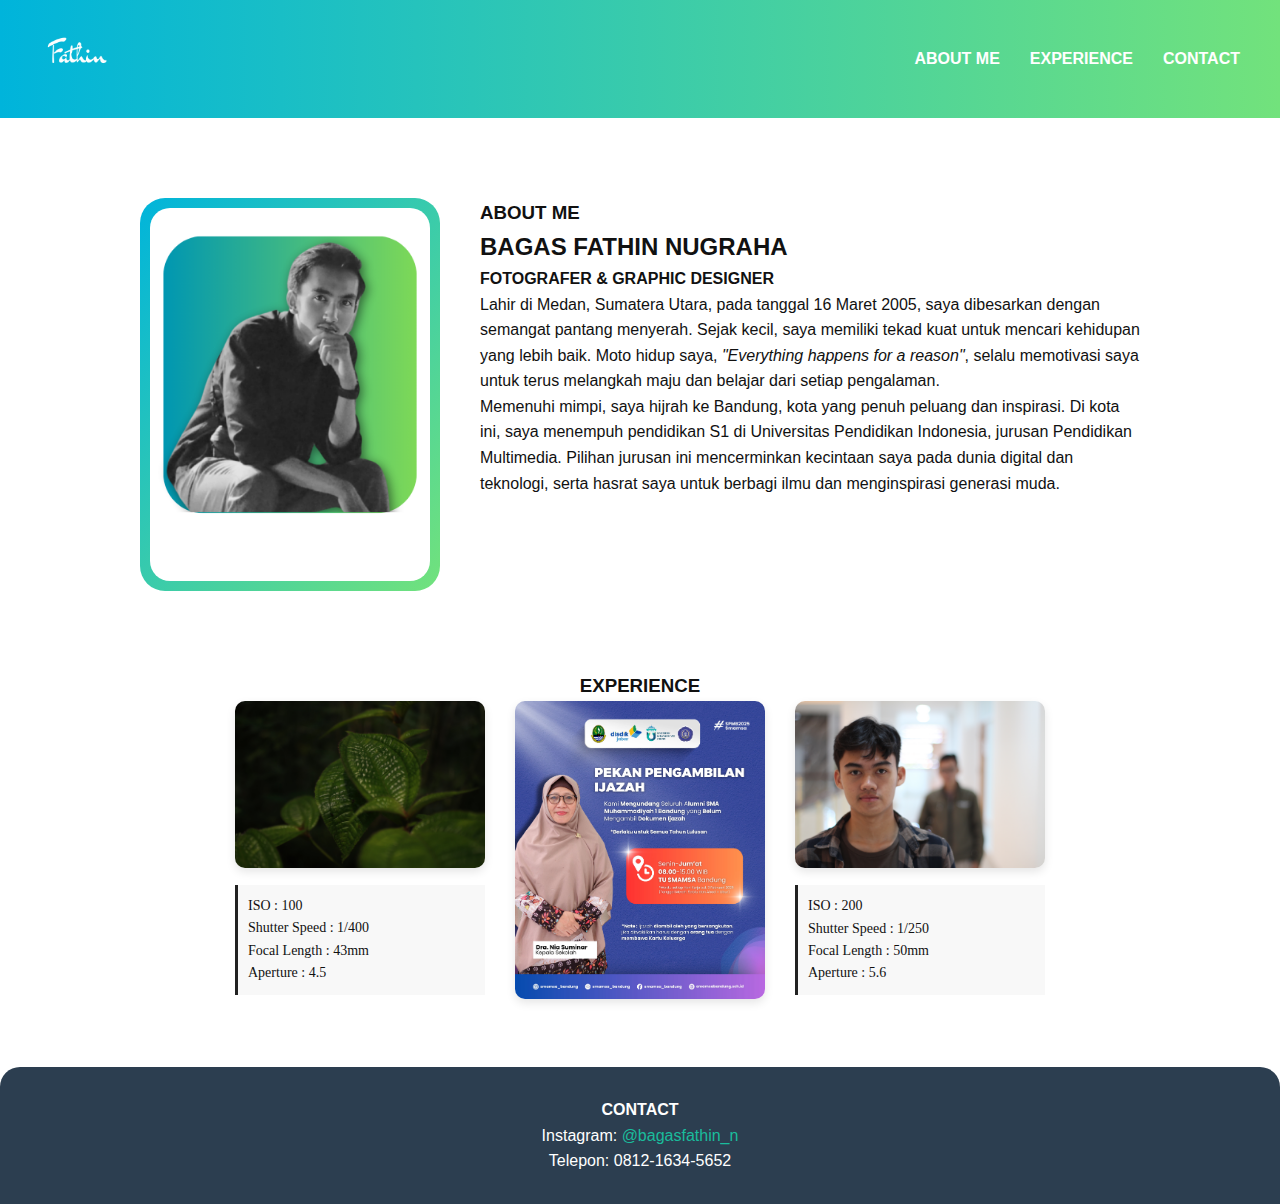
<file: index.html>
<!DOCTYPE html>
<html lang="id">
<head>
  <meta charset="UTF-8" />
  <meta name="viewport" content="width=device-width, initial-scale=1.0"/>
  <title>FATHIN - Portfolio</title>
  <link rel="stylesheet" href="desain/porto.css"/>
</head>
<body>

   <header class="main-header">
  <div class="logo">
    <img src="gambar/FATHIN.png" alt="Logo Fathin" />
  </div>
  <nav class="nav-menu">
    <a href="#about">ABOUT ME</a>
    <a href="#experience">EXPERIENCE</a>
    <a href="#contact">CONTACT</a>
  </nav>
</header>


  <section id="about" class="about-me">
  <div class="about-container">
    <div class="photo-box">
      <img src="gambar/BAGAS.png" alt="Bagas Fathin" />
    </div>
    <div class="about-text">
      <h3>ABOUT ME</h3>
      <h2>BAGAS FATHIN NUGRAHA</h2>
      <h4>FOTOGRAFER & GRAPHIC DESIGNER</h4>
      <p>
        Lahir di Medan, Sumatera Utara, pada tanggal 16 Maret 2005, saya dibesarkan dengan semangat pantang menyerah. Sejak kecil, saya memiliki tekad kuat untuk mencari kehidupan yang lebih baik. Moto hidup saya, <em>"Everything happens for a reason"</em>, selalu memotivasi saya untuk terus melangkah maju dan belajar dari setiap pengalaman.
      </p>
      <p>
        Memenuhi mimpi, saya hijrah ke Bandung, kota yang penuh peluang dan inspirasi. Di kota ini, saya menempuh pendidikan S1 di Universitas Pendidikan Indonesia, jurusan Pendidikan Multimedia. Pilihan jurusan ini mencerminkan kecintaan saya pada dunia digital dan teknologi, serta hasrat saya untuk berbagi ilmu dan menginspirasi generasi muda.
      </p>
    </div>
  </div>
</section>



    <section id="experience" class="gallery">
  <h3>EXPERIENCE</h3>
  <div class="gallery-grid">
    <div class="photo-item">
      <img src="gambar/DAUN.jpeg" alt="daun">
      <p>
        ISO : 100<br>
        Shutter Speed : 1/400<br>
        Focal Length : 43mm<br>
        Aperture : 4.5
      </p>
    </div>
    <div class="photo-item">
      <img src="gambar/POSTER.jpg" alt="Foto 2">
	  
     
    </div>
    <div class="photo-item">
      <img src="gambar/RIVAL.JPG" alt="Foto 3">
      <p>
        ISO : 200<br>
        Shutter Speed : 1/250<br>
        Focal Length : 50mm<br>
        Aperture : 5.6
      </p>
    </div>
  </div>
</section>


    <footer class="footer">
  <p><strong>CONTACT</strong></p>
  <p>Instagram: <a href="https://instagram.com/bagasfathin_n" target="_blank">@bagasfathin_n</a></p>
  <p>Telepon: 0812-1634-5652</p>
</footer>

</body>
</html>
</file>
<file: desain/porto.css>
/* Reset dasar */
* {
  margin: 0;
  padding: 0;
  box-sizing: border-box;
}

/* Global Body */
body {
  font-family: 'Segoe UI', sans-serif;
  background: #ffffff;
  color: #111;
  line-height: 1.6;
}

/* Container Utama */
.container {
  max-width: 1000px;
  margin: 0 auto;
  padding: 50px 20px;
}

/* Header dengan Gradient dan Navigasi */
.main-header {
  display: flex;
  justify-content: space-between;
  align-items: center;
  background: linear-gradient(to right, #00b4db, #72e27c);
  padding: 15px 40px;
  position: sticky;
  top: 0;
  z-index: 1000;
}

.logo img {
  height: 80px;
}

.nav-menu {
  display: flex;
  gap: 30px;
}

.nav-menu a {
  text-decoration: none;
  font-weight: bold;
  color: white;
  transition: color 0.3s ease;
}

.nav-menu a:hover {
  color: #222;
}

/* Intro / About Me Section dengan Layout Dua Kolom */
.intro {
  display: flex;
  gap: 50px;
  flex-wrap: wrap;
  margin-bottom: 50px;
}

.intro-left, .intro-right {
  flex: 1;
  min-width: 250px;
}

.intro-left h2 {
  font-size: 28px;
  margin-bottom: 10px;
}

.profession {
  font-size: 16px;
  font-weight: bold;
  color: #444;
}

.intro-right {
  line-height: 1.6;
}

/* Versi About Me jika diinginkan sebagai section tersendiri */
/* (Gunakan salah satu: intro di atas atau about-me dibawah sesuai kebutuhan) */
.about-me {
  padding: 80px 40px;
  display: flex;
  justify-content: center;
}

.about-container {
  display: flex;
  flex-wrap: wrap;
  align-items: flex-start;
  gap: 40px;
  max-width: 1000px;
  width: 100%;
}

.photo-box {
  flex: 1;
  min-width: 250px;
  max-width: 300px;
  background: linear-gradient(to bottom right, #00b4db, #72e27c);
  padding: 10px;
  border-radius: 25px;
  display: flex;
  justify-content: center;
  align-items: center;
}

.photo-box img {
  width: 100%;
  border-radius: 20px;
  display: block;
}

.about-text {
  flex: 2;
  min-width: 300px;
}

.about-text
.experience {
  text-align: center;
  margin-bottom: 50px;
}

.experience h3 {
  font-size: 24px;
  margin-bottom: 20px;
  font-weight: bold;
}

.experience ul {
  list-style: none;
  padding: 0;
  display: inline-block;
  text-align: left;
}

.experience li {
  background-color: #f3f3f3;
  padding: 12px 20px;
  margin-bottom: 10px;
  border-left: 4px solid #000;
  font-family: 'Courier New', monospace;
}

/* GALLERY 3 FOTO BERJARAR */
/* Gallery section full center */
.gallery {
  text-align: center;
  margin-bottom: 50px;
  display: flex;
  flex-direction: column;
  align-items: center;
}

.gallery-grid {
  display: flex;
  justify-content: center;
  flex-wrap: wrap;
  gap: 30px;
  max-width: 960px;
  width: 100%;
}

.photo-item {
  flex: 1 1 250px;
  max-width: 250px;
  text-align: center;
}

.photo-item img {
  max-width: 100%;
  height: auto;
  border-radius: 10px;
  box-shadow: 0 4px 10px rgba(0,0,0,0.1);
  margin-bottom: 10px;
}

.photo-item p {
  background: #f8f8f8;
  padding: 10px;
  font-size: 14px;
  font-family: poppins;
  border-left: 3px solid #222;
  text-align: left;
}
.footer {
  background-color: #2c3e50;
  color: white;
  padding: 30px 20px;
  text-align: center;
  margin-top: 50px;
  font-family: 'Segoe UI', sans-serif;
  border-top-left-radius: 20px;
  border-top-right-radius: 20px;
}

.footer a {
  color: #1abc9c;
  text-decoration: none;
}

.footer a:hover {
  text-decoration: underline;
}
</file>
